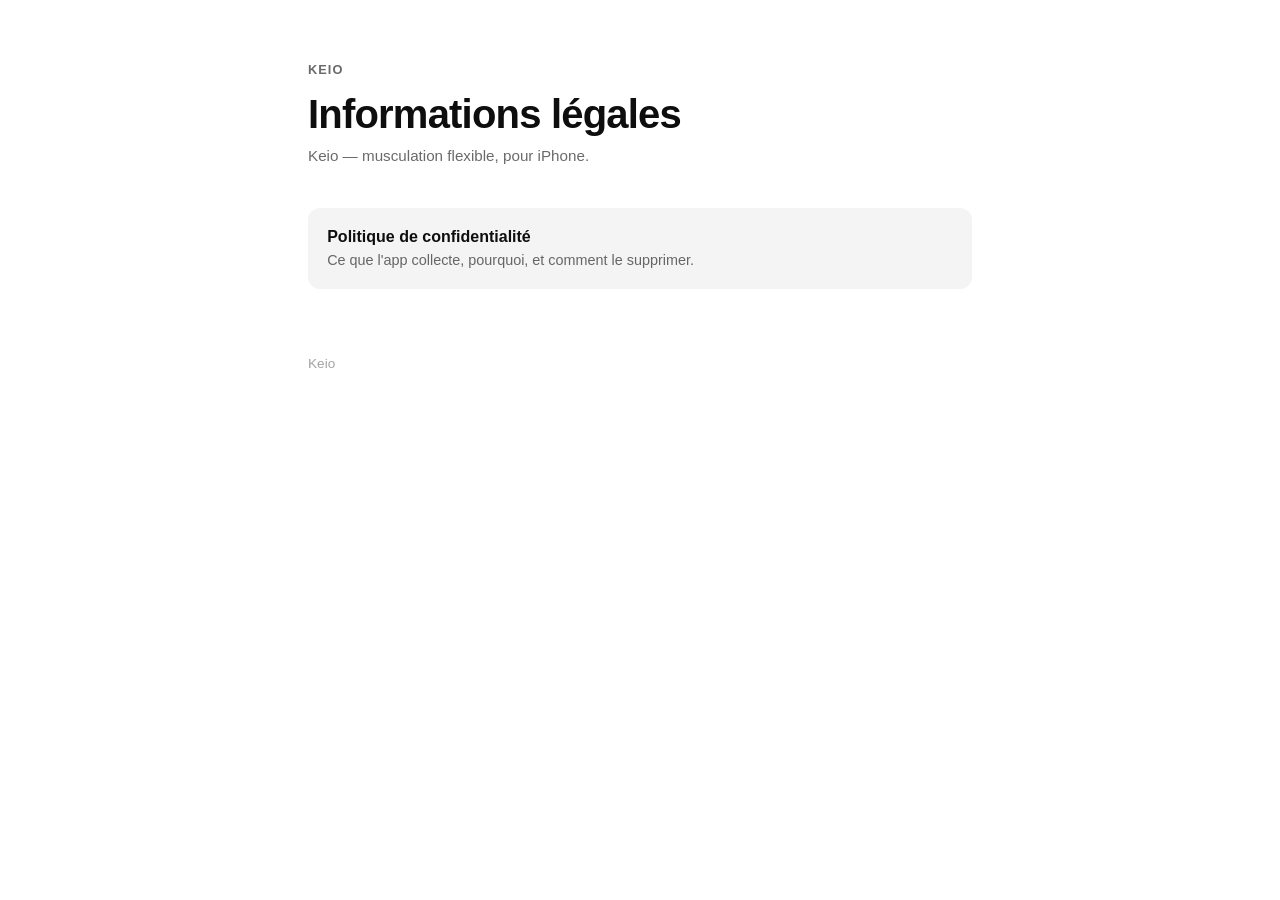
<file: index.html>
<!doctype html>
<html lang="fr">
<head>
  <meta charset="utf-8">
  <meta name="viewport" content="width=device-width, initial-scale=1">
  <title>Keio — Informations légales</title>
  <link rel="stylesheet" href="assets/style.css">
</head>
<body>
<main>
  <span class="brand">Keio</span>
  <h1>Informations légales</h1>
  <p class="meta">Keio — musculation flexible, pour iPhone.</p>
  <ul class="links">
    <li><a href="confidentialite/">Politique de confidentialité<span>Ce que l'app collecte, pourquoi, et comment le supprimer.</span></a></li>
  </ul>
  <footer>Keio</footer>
</main>
</body>
</html>
</file>
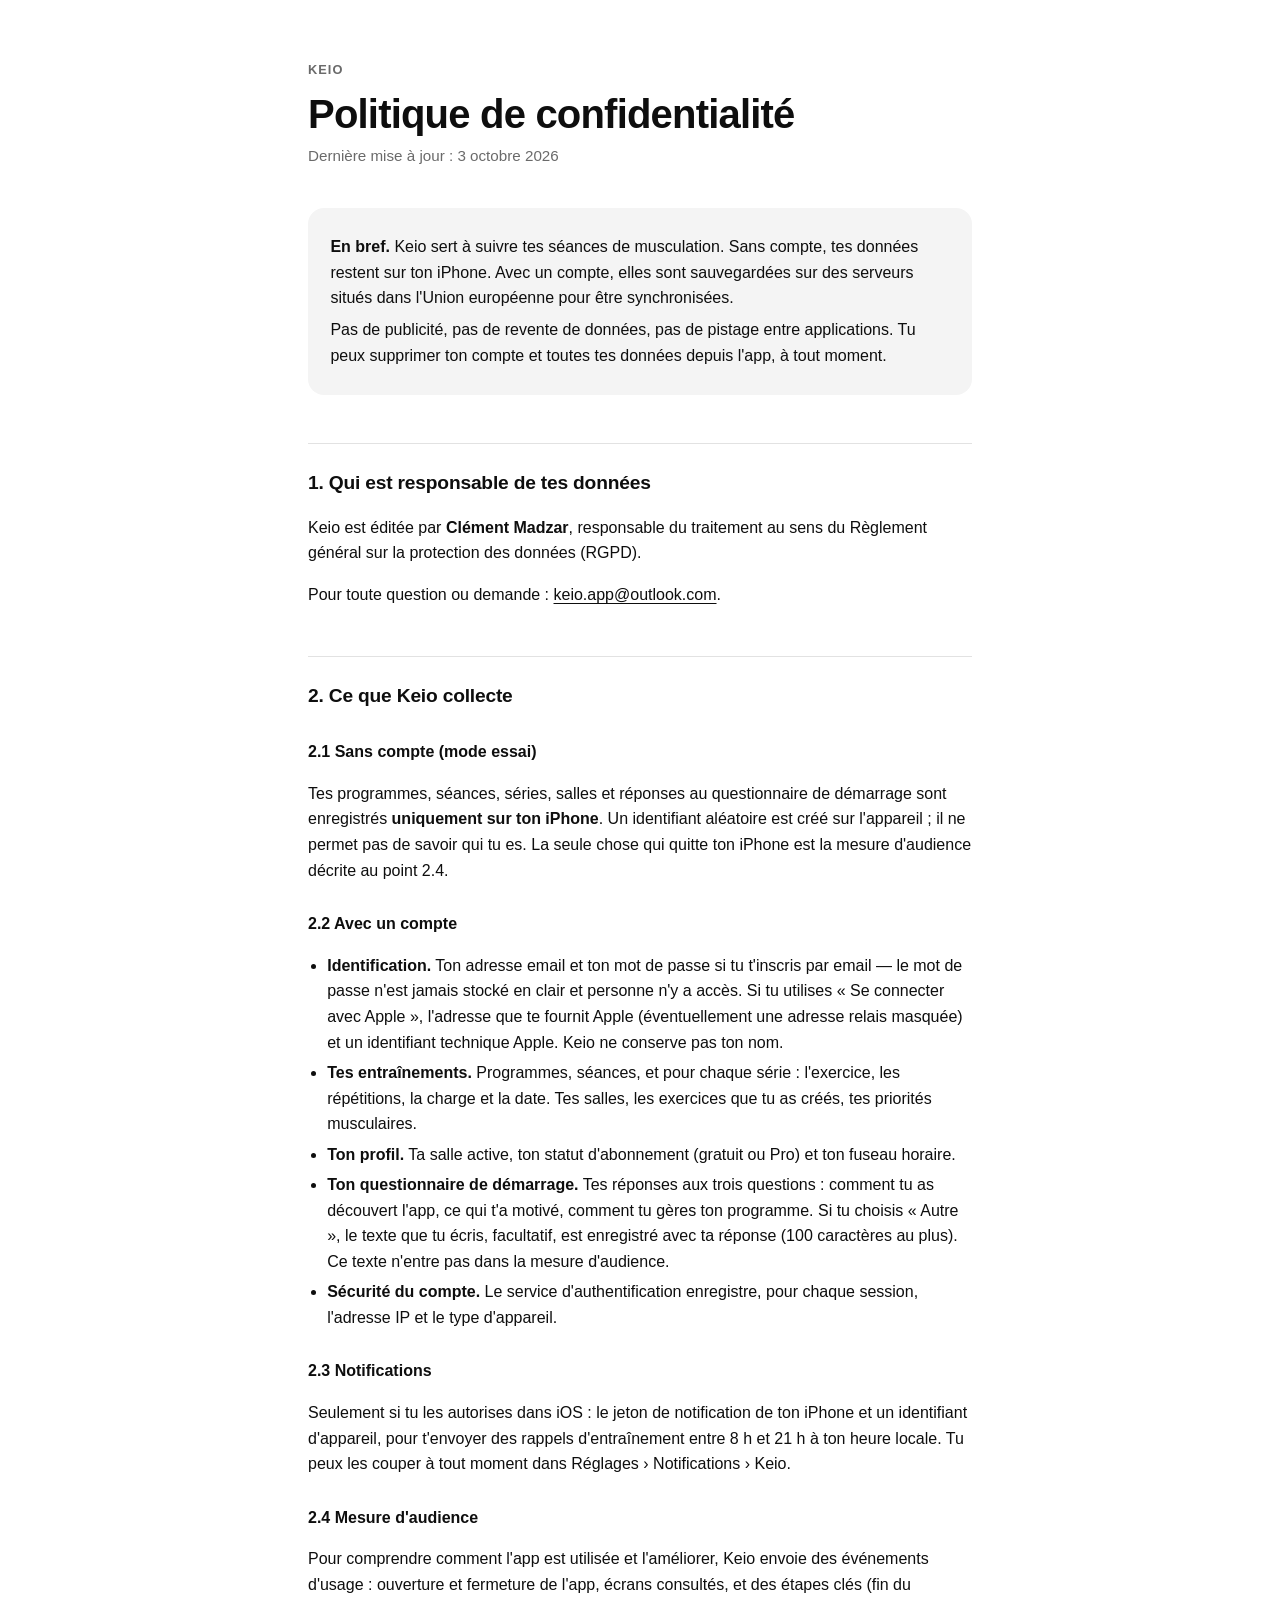
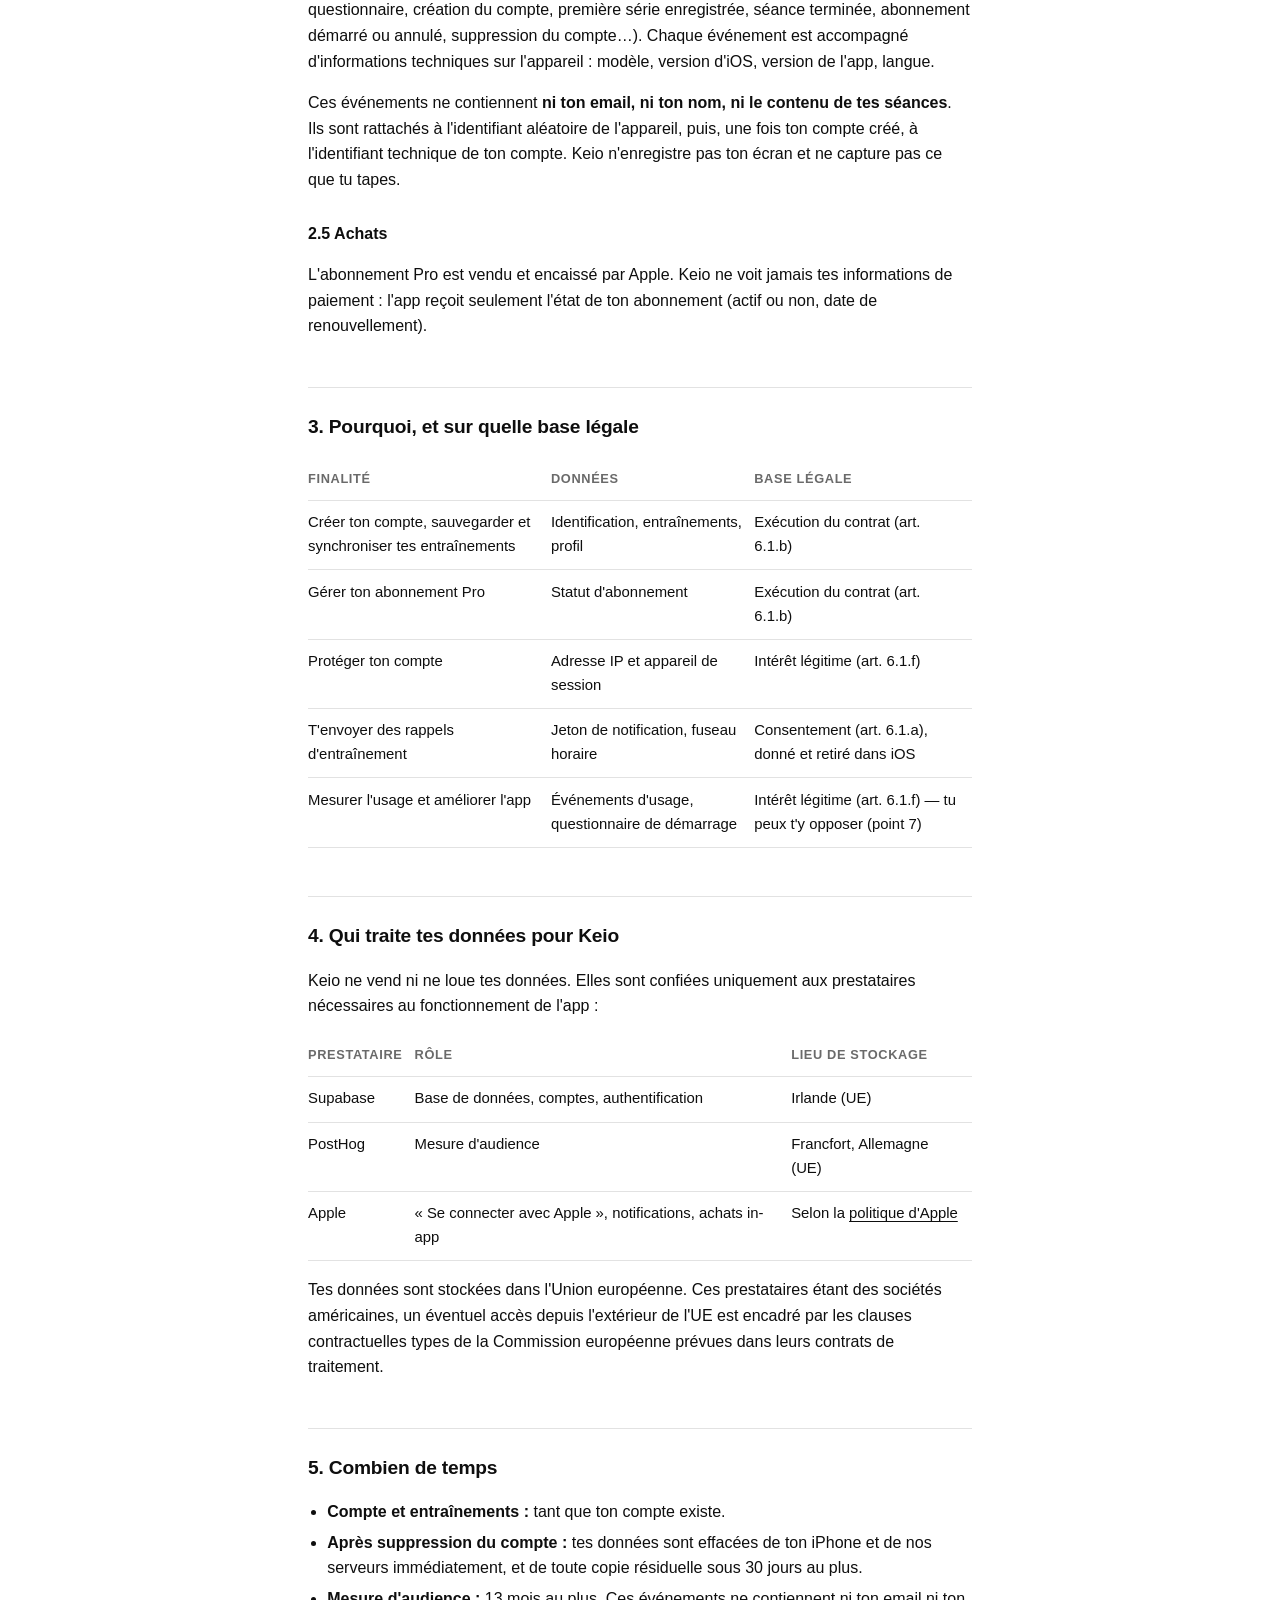
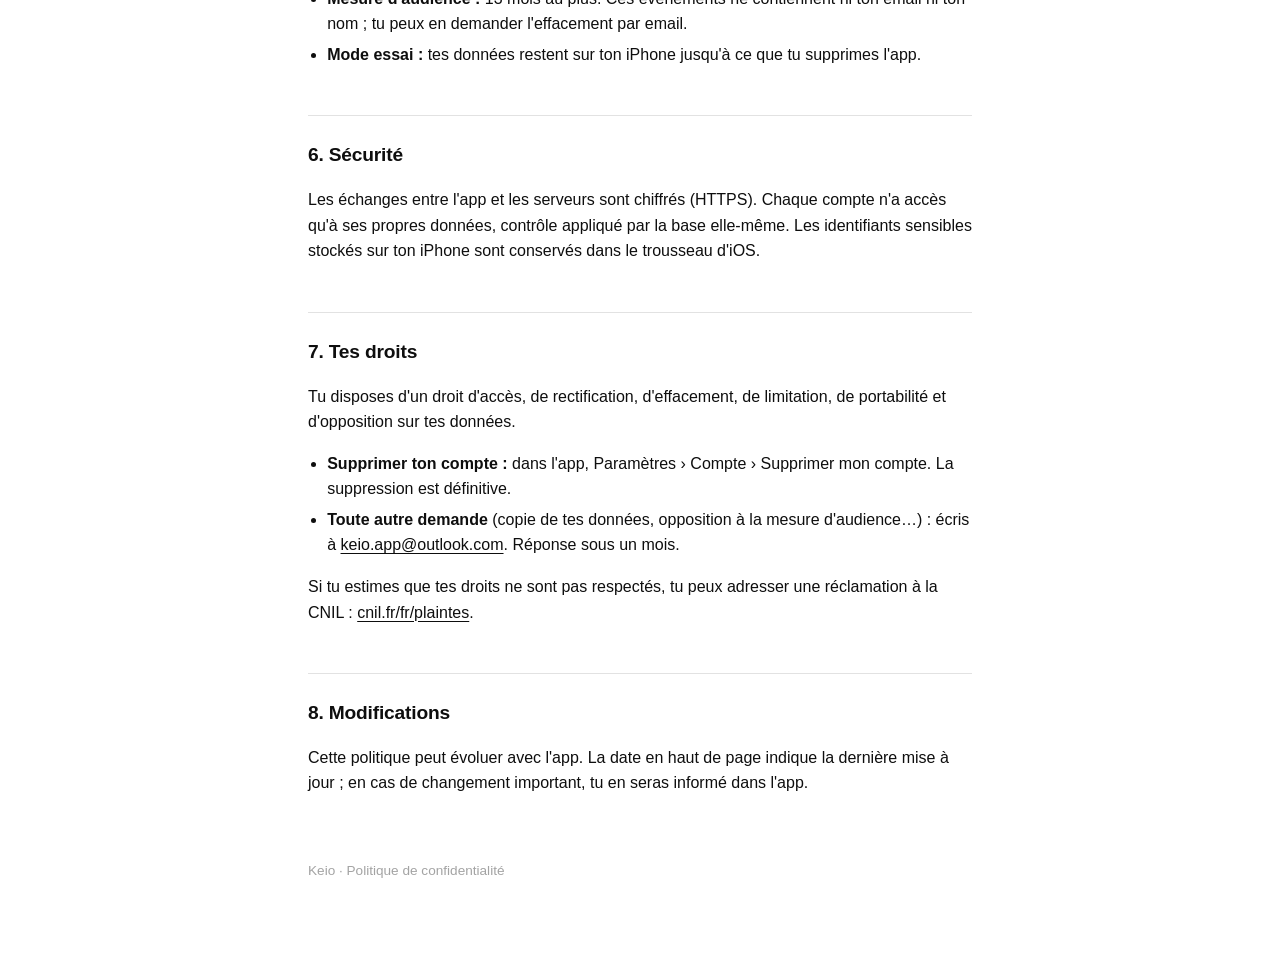
<file: confidentialite/index.html>
<!doctype html>
<html lang="fr">
<head>
  <meta charset="utf-8">
  <meta name="viewport" content="width=device-width, initial-scale=1">
  <title>Keio — Politique de confidentialité</title>
  <meta name="description" content="Ce que l'app Keio collecte, pourquoi, où c'est stocké, combien de temps, et comment le supprimer.">
  <link rel="stylesheet" href="../assets/style.css">
</head>
<body>
<main>
  <a class="brand" href="../">Keio</a>
  <h1>Politique de confidentialité</h1>
  <p class="meta">Dernière mise à jour : 3 octobre 2026</p>

  <div class="lede">
    <p><strong>En bref.</strong> Keio sert à suivre tes séances de musculation. Sans compte, tes
      données restent sur ton iPhone. Avec un compte, elles sont sauvegardées sur des serveurs
      situés dans l'Union européenne pour être synchronisées.</p>
    <p>Pas de publicité, pas de revente de données, pas de pistage entre applications. Tu peux
      supprimer ton compte et toutes tes données depuis l'app, à tout moment.</p>
  </div>

  <h2>1. Qui est responsable de tes données</h2>
  <p>Keio est éditée par <strong>Clément Madzar</strong>, responsable du traitement au sens du
    Règlement général sur la protection des données (RGPD).</p>
  <p>Pour toute question ou demande : <a href="mailto:keio.app@outlook.com">keio.app@outlook.com</a>.</p>

  <h2>2. Ce que Keio collecte</h2>

  <h3>2.1 Sans compte (mode essai)</h3>
  <p>Tes programmes, séances, séries, salles et réponses au questionnaire de démarrage sont
    enregistrés <strong>uniquement sur ton iPhone</strong>. Un identifiant aléatoire est créé sur
    l'appareil ; il ne permet pas de savoir qui tu es. La seule chose qui quitte ton iPhone est la
    mesure d'audience décrite au point 2.4.</p>

  <h3>2.2 Avec un compte</h3>
  <ul>
    <li><strong>Identification.</strong> Ton adresse email et ton mot de passe si tu t'inscris par
      email — le mot de passe n'est jamais stocké en clair et personne n'y a accès. Si tu utilises
      « Se connecter avec Apple », l'adresse que te fournit Apple (éventuellement une adresse
      relais masquée) et un identifiant technique Apple. Keio ne conserve pas ton nom.</li>
    <li><strong>Tes entraînements.</strong> Programmes, séances, et pour chaque série : l'exercice,
      les répétitions, la charge et la date. Tes salles, les exercices que tu as créés, tes
      priorités musculaires.</li>
    <li><strong>Ton profil.</strong> Ta salle active, ton statut d'abonnement (gratuit ou Pro) et
      ton fuseau horaire.</li>
    <li><strong>Ton questionnaire de démarrage.</strong> Tes réponses aux trois questions :
      comment tu as découvert l'app, ce qui t'a motivé, comment tu gères ton programme. Si tu
      choisis « Autre », le texte que tu écris, facultatif, est enregistré avec ta réponse (100
      caractères au plus). Ce texte n'entre pas dans la mesure d'audience.</li>
    <li><strong>Sécurité du compte.</strong> Le service d'authentification enregistre, pour chaque
      session, l'adresse IP et le type d'appareil.</li>
  </ul>

  <h3>2.3 Notifications</h3>
  <p>Seulement si tu les autorises dans iOS : le jeton de notification de ton iPhone et un
    identifiant d'appareil, pour t'envoyer des rappels d'entraînement entre 8 h et 21 h à ton heure
    locale. Tu peux les couper à tout moment dans Réglages&nbsp;› Notifications&nbsp;› Keio.</p>

  <h3>2.4 Mesure d'audience</h3>
  <p>Pour comprendre comment l'app est utilisée et l'améliorer, Keio envoie des événements
    d'usage : ouverture et fermeture de l'app, écrans consultés, et des étapes clés (fin du
    questionnaire, création du compte, première série enregistrée, séance terminée, abonnement
    démarré ou annulé, suppression du compte…). Chaque événement est accompagné d'informations
    techniques sur l'appareil : modèle, version d'iOS, version de l'app, langue.</p>
  <p>Ces événements ne contiennent <strong>ni ton email, ni ton nom, ni le contenu de tes
    séances</strong>. Ils sont rattachés à l'identifiant aléatoire de l'appareil, puis, une fois ton
    compte créé, à l'identifiant technique de ton compte. Keio n'enregistre pas ton écran et ne
    capture pas ce que tu tapes.</p>

  <h3>2.5 Achats</h3>
  <p>L'abonnement Pro est vendu et encaissé par Apple. Keio ne voit jamais tes informations de
    paiement : l'app reçoit seulement l'état de ton abonnement (actif ou non, date de
    renouvellement).</p>

  <h2>3. Pourquoi, et sur quelle base légale</h2>
  <div class="table-wrap">
    <table>
      <thead><tr><th>Finalité</th><th>Données</th><th>Base légale</th></tr></thead>
      <tbody>
        <tr><td>Créer ton compte, sauvegarder et synchroniser tes entraînements</td>
            <td>Identification, entraînements, profil</td>
            <td>Exécution du contrat (art. 6.1.b)</td></tr>
        <tr><td>Gérer ton abonnement Pro</td>
            <td>Statut d'abonnement</td>
            <td>Exécution du contrat (art. 6.1.b)</td></tr>
        <tr><td>Protéger ton compte</td>
            <td>Adresse IP et appareil de session</td>
            <td>Intérêt légitime (art. 6.1.f)</td></tr>
        <tr><td>T'envoyer des rappels d'entraînement</td>
            <td>Jeton de notification, fuseau horaire</td>
            <td>Consentement (art. 6.1.a), donné et retiré dans iOS</td></tr>
        <tr><td>Mesurer l'usage et améliorer l'app</td>
            <td>Événements d'usage, questionnaire de démarrage</td>
            <td>Intérêt légitime (art. 6.1.f) — tu peux t'y opposer (point 7)</td></tr>
      </tbody>
    </table>
  </div>

  <h2>4. Qui traite tes données pour Keio</h2>
  <p>Keio ne vend ni ne loue tes données. Elles sont confiées uniquement aux prestataires
    nécessaires au fonctionnement de l'app :</p>
  <div class="table-wrap">
    <table>
      <thead><tr><th>Prestataire</th><th>Rôle</th><th>Lieu de stockage</th></tr></thead>
      <tbody>
        <tr><td>Supabase</td><td>Base de données, comptes, authentification</td><td>Irlande (UE)</td></tr>
        <tr><td>PostHog</td><td>Mesure d'audience</td><td>Francfort, Allemagne (UE)</td></tr>
        <tr><td>Apple</td><td>« Se connecter avec Apple », notifications, achats in-app</td>
            <td>Selon la <a href="https://www.apple.com/fr/legal/privacy/">politique d'Apple</a></td></tr>
      </tbody>
    </table>
  </div>
  <p>Tes données sont stockées dans l'Union européenne. Ces prestataires étant des sociétés
    américaines, un éventuel accès depuis l'extérieur de l'UE est encadré par les clauses
    contractuelles types de la Commission européenne prévues dans leurs contrats de traitement.</p>

  <h2>5. Combien de temps</h2>
  <ul>
    <li><strong>Compte et entraînements :</strong> tant que ton compte existe.</li>
    <li><strong>Après suppression du compte :</strong> tes données sont effacées de ton iPhone et
      de nos serveurs immédiatement, et de toute copie résiduelle sous 30 jours au plus.</li>
    <li><strong>Mesure d'audience :</strong> 13 mois au plus. Ces événements ne contiennent ni
      ton email ni ton nom ; tu peux en demander l'effacement par email.</li>
    <li><strong>Mode essai :</strong> tes données restent sur ton iPhone jusqu'à ce que tu
      supprimes l'app.</li>
  </ul>

  <h2>6. Sécurité</h2>
  <p>Les échanges entre l'app et les serveurs sont chiffrés (HTTPS). Chaque compte n'a accès qu'à
    ses propres données, contrôle appliqué par la base elle-même. Les identifiants sensibles
    stockés sur ton iPhone sont conservés dans le trousseau d'iOS.</p>

  <h2>7. Tes droits</h2>
  <p>Tu disposes d'un droit d'accès, de rectification, d'effacement, de limitation, de
    portabilité et d'opposition sur tes données.</p>
  <ul>
    <li><strong>Supprimer ton compte :</strong> dans l'app, Paramètres&nbsp;› Compte&nbsp;›
      Supprimer mon compte. La suppression est définitive.</li>
    <li><strong>Toute autre demande</strong> (copie de tes données, opposition à la mesure
      d'audience…) : écris à <a href="mailto:keio.app@outlook.com">keio.app@outlook.com</a>. Réponse sous
      un mois.</li>
  </ul>
  <p>Si tu estimes que tes droits ne sont pas respectés, tu peux adresser une réclamation à la
    CNIL : <a href="https://www.cnil.fr/fr/plaintes">cnil.fr/fr/plaintes</a>.</p>

  <h2>8. Modifications</h2>
  <p>Cette politique peut évoluer avec l'app. La date en haut de page indique la dernière mise à
    jour ; en cas de changement important, tu en seras informé dans l'app.</p>

  <footer>Keio · Politique de confidentialité</footer>
</main>
</body>
</html>
</file>
<file: assets/style.css>
:root {
  --screen: #ffffff;
  --card: #f4f4f4;
  --line: #e2e2e2;
  --ink: #0e0e0e;
  --ink-2: rgba(14, 14, 14, 0.62);
  --ink-3: rgba(14, 14, 14, 0.38);
  color-scheme: light dark;
}

@media (prefers-color-scheme: dark) {
  :root {
    --screen: #0e0e0e;
    --card: #161616;
    --line: #262626;
    --ink: #ffffff;
    --ink-2: rgba(255, 255, 255, 0.60);
    --ink-3: rgba(255, 255, 255, 0.32);
  }
}

* { box-sizing: border-box; }

html { -webkit-text-size-adjust: 100%; }

body {
  margin: 0;
  background: var(--screen);
  color: var(--ink);
  font: 16px/1.6 -apple-system, BlinkMacSystemFont, "SF Pro Text", "Helvetica Neue", Arial, sans-serif;
}

main {
  max-width: 44rem;
  margin: 0 auto;
  padding: 3.5rem 1.25rem 5rem;
}

.brand {
  font-weight: 700;
  letter-spacing: 0.08em;
  text-transform: uppercase;
  font-size: 0.8rem;
  color: var(--ink-2);
  text-decoration: none;
}

h1 {
  font-size: clamp(1.9rem, 5vw, 2.5rem);
  line-height: 1.15;
  letter-spacing: -0.02em;
  margin: 0.6rem 0 0.4rem;
}

.meta { color: var(--ink-2); margin: 0 0 2.5rem; font-size: 0.95rem; }

h2 {
  font-size: 1.2rem;
  letter-spacing: -0.01em;
  margin: 3rem 0 0.75rem;
  padding-top: 1.5rem;
  border-top: 1px solid var(--line);
}

h3 { font-size: 1rem; margin: 1.75rem 0 0.4rem; }

p, li { color: var(--ink); }
ul { padding-left: 1.2rem; }
li { margin: 0.3rem 0; }

a { color: var(--ink); text-underline-offset: 3px; }

.lede {
  background: var(--card);
  border-radius: 16px;
  padding: 1.25rem 1.4rem;
  margin: 0 0 1rem;
}
.lede p { margin: 0.4rem 0; }
.lede strong { font-weight: 600; }

.table-wrap { overflow-x: auto; margin: 1rem 0; }
table { width: 100%; border-collapse: collapse; font-size: 0.93rem; min-width: 32rem; }
th, td { text-align: left; vertical-align: top; padding: 0.65rem 0.75rem 0.65rem 0; border-bottom: 1px solid var(--line); }
th { color: var(--ink-2); font-weight: 600; font-size: 0.8rem; text-transform: uppercase; letter-spacing: 0.05em; }

.muted { color: var(--ink-2); }

footer { margin-top: 4rem; color: var(--ink-3); font-size: 0.85rem; }

.links { list-style: none; padding: 0; }
.links li { margin: 0.75rem 0; }
.links a {
  display: block;
  background: var(--card);
  border-radius: 12px;
  padding: 1rem 1.2rem;
  text-decoration: none;
  font-weight: 600;
}
.links span { display: block; font-weight: 400; color: var(--ink-2); font-size: 0.9rem; }
</file>
